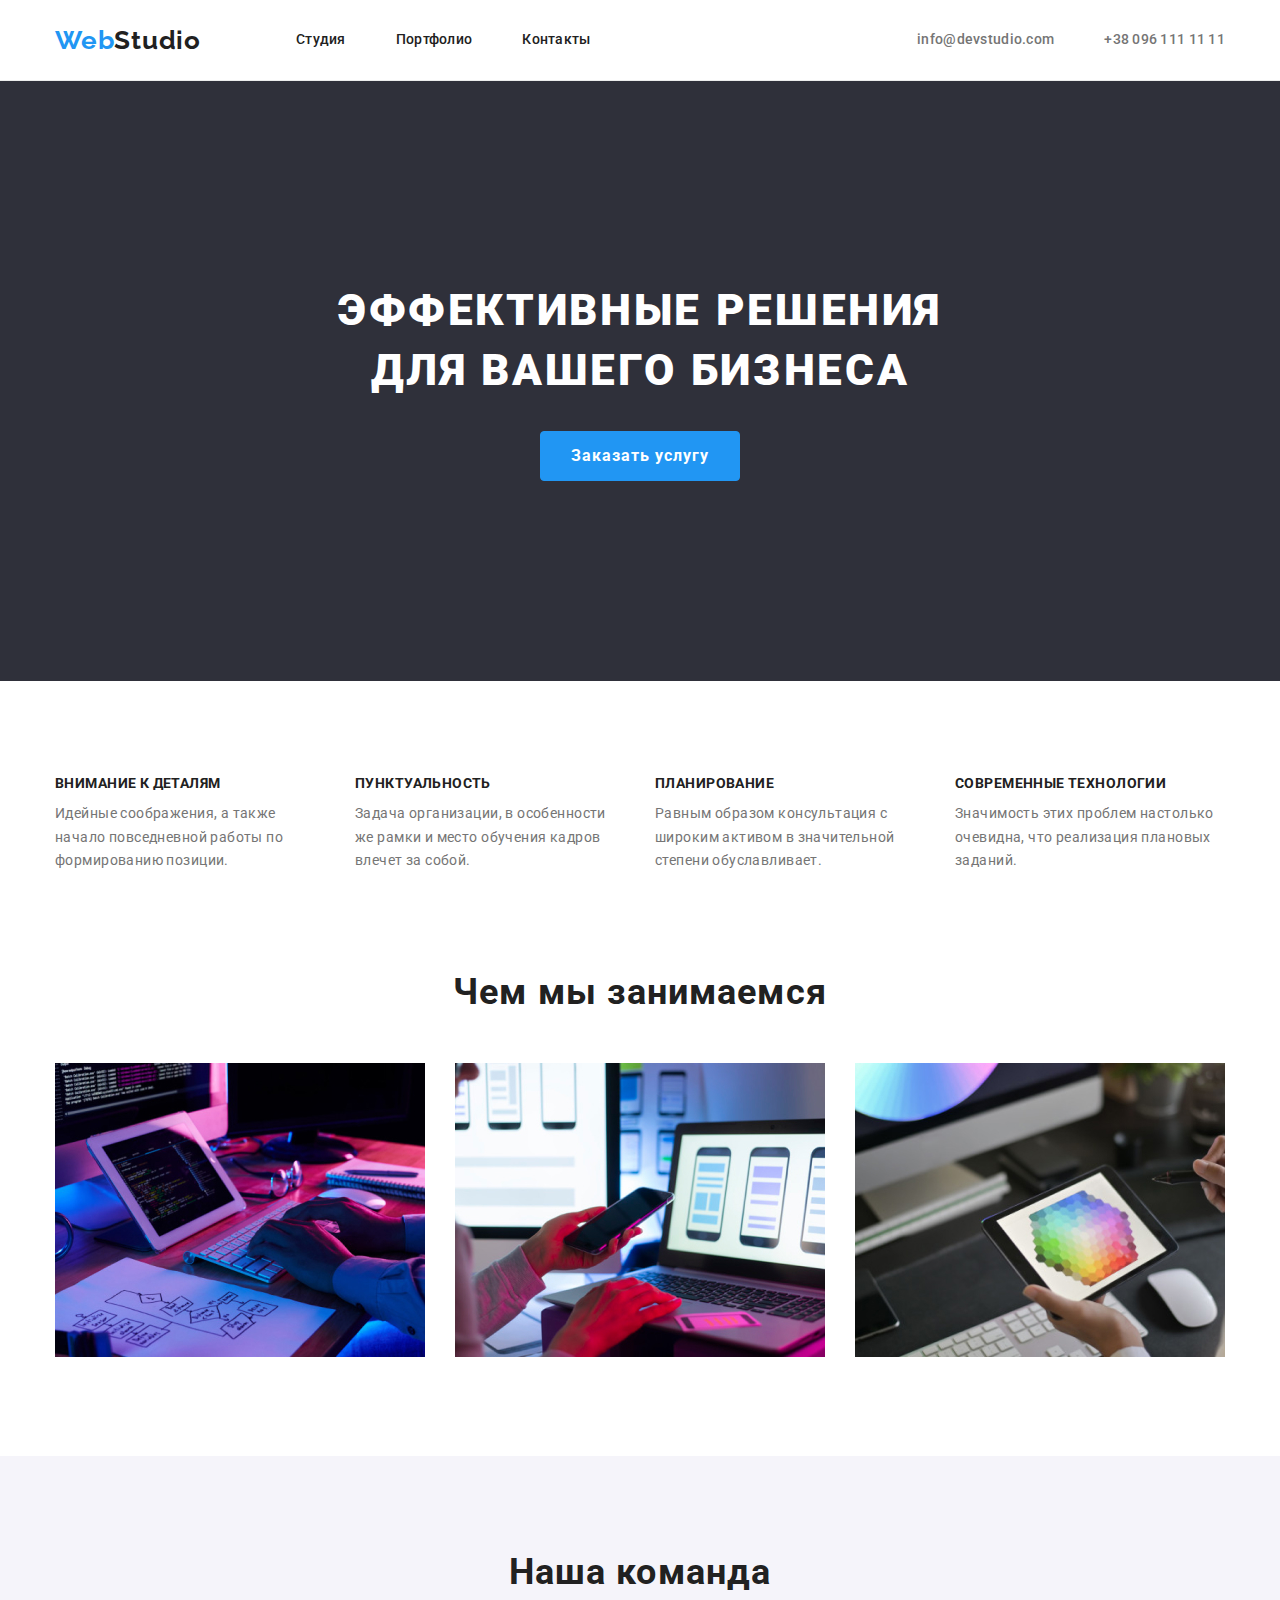
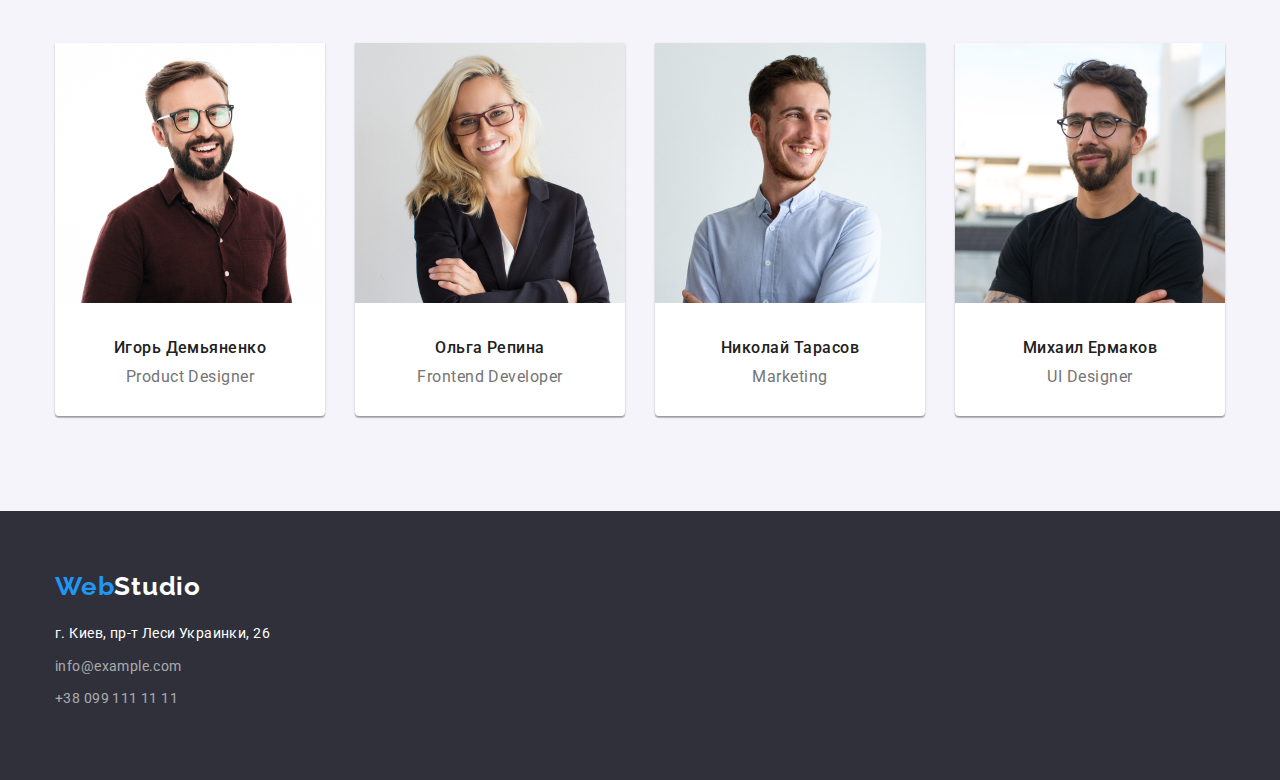
<file: index.html>
<!DOCTYPE html>
<html lang="ru">
  <head>
    <meta charset="UTF-8" />
    <meta http-equiv="X-UA-Compatible" content="IE=edge" />
    <meta name="viewport" content="width=device-width, initial-scale=1.0" />
    <title>Студия</title>
    
    <!-- Load GoogleFonts -->
    <link rel="preconnect" href="https://fonts.googleapis.com">
    <link rel="preconnect" href="https://fonts.gstatic.com" crossorigin>
    <link href="https://fonts.googleapis.com/css2?family=Raleway:wght@700&family=Roboto:wght@400;500;700;900&display=swap" rel="stylesheet">
    
    <link rel="stylesheet" href="https://cdnjs.cloudflare.com/ajax/libs/modern-normalize/1.1.0/modern-normalize.min.css">
    <link rel="stylesheet" href="./css/style.css">
  </head>
  <body>
    <!-- Секция меню навигации -->
    <header class="navig">
      <div class="header-container container">
        <nav class="heder-navigation">
          <a href="./index.html" class="logo link" lang="en"><span>Web</span>Studio</a>
          <ul class="list header-list">
            <li class="navig-item"><a href="./index.html" class="link navig-item">Студия</a></li>
            <li class="navig-item"><a href="./portfolio.html" class="link navig-item">Портфолио</a></li>
            <li class="navig-item"><a href="" class="link navig-item">Контакты</a></li>
          </ul>
        </nav>
        <!--Секция "Связаться"-->
        <div class="header-connect">
          <ul class="list header-list">
            <li class="navig-item"><a href="mailto:info@devstudio.com" rel="noopener noreferrer"  class="contacts link">info@devstudio.com</a></li>
            <li class="navig-item"><a href="tel:+380961111111" rel="noopener noreferrer"  class="contacts link">+38 096 111 11 11</a></li>
          </ul>
        </div>
      </div>
    </header>
    <main>
      <!-- Секция "Заказ услуги"-->
      <div class="bg-hero">
        <div class="container hero">
          <h1 class="title-hero">Эффективные решения<br />для вашего бизнеса</h1>
          <button type="button" class="button-hero">Заказать услугу</button>
        </div>
      </div>
      <!-- Секция "Ценности"-->
        <section class="values-box container">
          
            <ul class="list">
              <li>
                <h3 class="sect-values">Внимание к деталям</h3>
                <p class="values-text">
                  Идейные соображения, а также начало повседневной работы по
                  формированию позиции.
                </p>
              </li>
              <li>
                <h3 class="sect-values">Пунктуальность</h3>
                <p class="values-text">
                  Задача организации, в особенности же рамки и место обучения
                  кадров влечет за собой.
                </p>
              </li>
              <li>
                <h3 class="sect-values">Планирование</h3>
                <p class="values-text">
                  Равным образом консультация с широким активом в значительной
                  степени обуславливает.
                </p>
              </li>
              <li>
                <h3 class="sect-values">Современные технологии</h3>
                <p class="values-text">
                  Значимость этих проблем настолько очевидна, что реализация
                  плановых заданий.
                </p>
              </li>
            </ul>
          
        </section>
        <!-- Секция "Чем мы занимаемся"-->
        <section class="wedoing-section">
          <div class="container">
            <h2 class="title-sections">Чем мы занимаемся</h2>
            <ul class="wedoing-box list">
              <li>
                <img src="./img/ocup1.jpg" width="370" alt="Коддинг алгоритма" />
              </li>
              <li>
                <img src="./img/ocup2.jpg" width="370" alt="Дизайн мобильного приложения"/>
              </li>
              <li>
                <img src="./img/ocup3.jpg" width="370" alt="Палитра цветов" />
              </li>
            </ul>
          </div>
        </section>
      <!--Секция "Наша команда"-->
      <section class="bg-member">
        <div class="container">
          <h2 class="title-sections">Наша команда</h2>
          <ul class="list team-box">
            <li>
              <div>
                <img src="./img/member1.jpg" width="270" alt="Product Designer" />
                <div class="team-info-box"><h3 class="title-member">Игорь Демьяненко</h3>
                <p class="member-text" lang="en">Product Designer</p></div>
              </div>
            </li>
            <li>
              <div>
                <img
                  src="./img/member2.jpg" width="270" alt="Frontend Developer" />
                <div class="team-info-box"><h3 class="title-member">Ольга Репина</h3>
                <p class="member-text" lang="en">Frontend Developer</p></div>
              </div>
            </li>
            <li>
              <div>
                <img src="./img/member3.jpg" width="270" alt="Marketing" />
                <div class="team-info-box"><h3 class="title-member">Николай Тарасов</h3>
                <p class="member-text" lang="en">Marketing</p></div>
              </div>
            </li>
            <li>
              <div>
                <img src="./img/member4.jpg" width="270" alt="UI Designer" />
                <div class="team-info-box"><h3 class="title-member">Михаил Ермаков</h3>
                <p class="member-text" lang="en">UI Designer</p>
                </div>
              </div>
            </li>
          </ul>
      </div>
      </section>
    </main>
    <!--Контакты-->
    <footer class="bg-footer">
      <div class="container contact-box">
        <div class="logo-bottom"><a href="./index.html" class="logo link"><span>Web</span>Studio</a></div>
        <address>
            <div><a href="https://goo.gl/maps/bTtq3ChXj4JMNCNS8" rel="noopener noreferrer"
                target="_blank" class="location">г. Киев, пр-т Леси Украинки, 26</a></div>
            <div><a href="mailto:info@devstudio.com" rel="noopener noreferrer" class="link">info@example.com</a></div>
            <div><a href="tel:+380961111111" rel="noopener noreferrer" class="link">+38 099 111 11 11</a></div>
        </address>
      </div>
    </footer>
  </body>
</html>
</file>
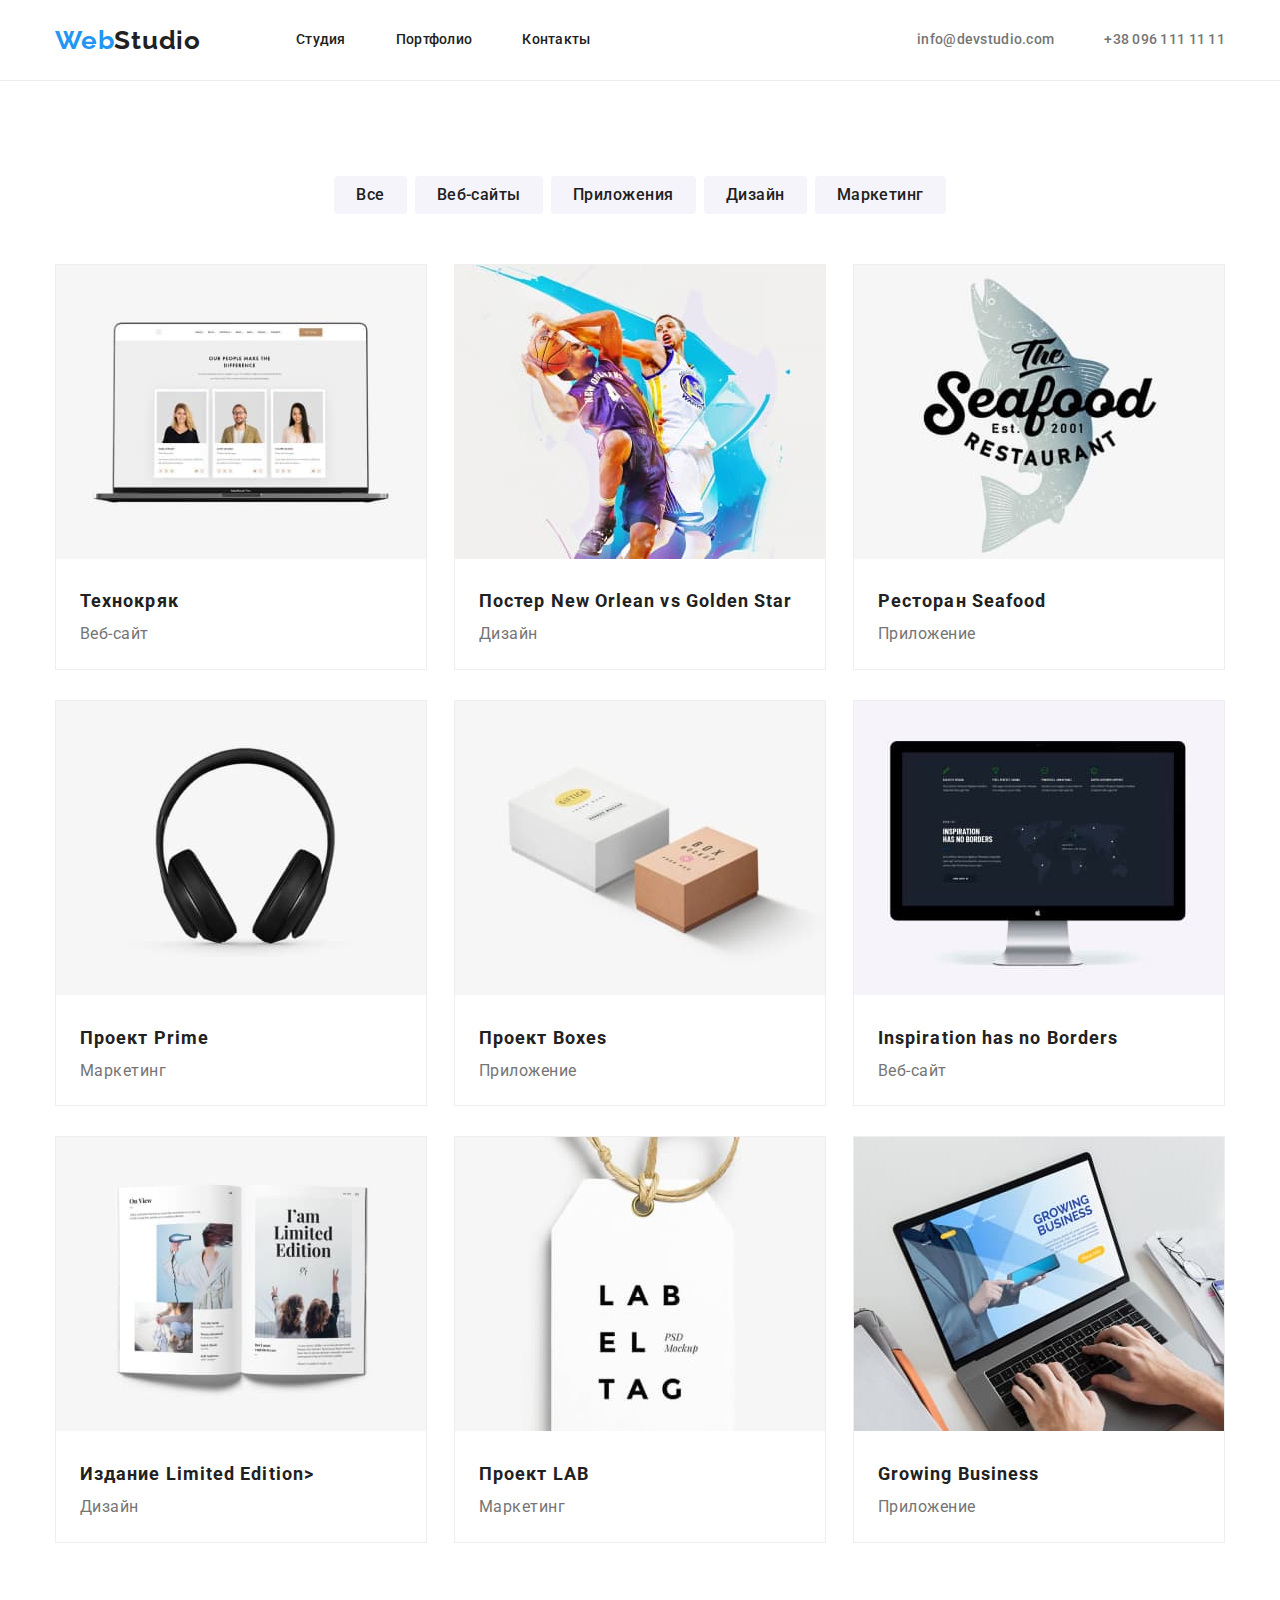
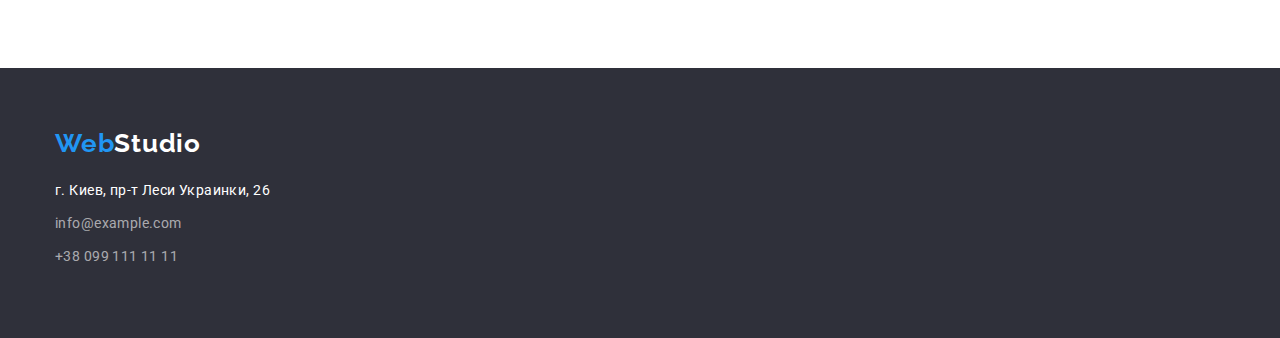
<file: portfolio.html>
<!DOCTYPE html>
<html lang="ru">
  <head>
    <meta charset="UTF-8" />
    <meta http-equiv="X-UA-Compatible" content="IE=edge" />
    <meta name="viewport" content="width=device-width, initial-scale=1.0" />
    <title>Портфолио</title>

    <!-- Load GoogleFonts -->
    <link rel="preconnect" href="https://fonts.googleapis.com" />
    <link rel="preconnect" href="https://fonts.gstatic.com" crossorigin />
    <link
      href="https://fonts.googleapis.com/css2?family=Raleway:wght@700&family=Roboto:wght@400;500;700;900&display=swap"
      rel="stylesheet"
    />
    <link
      rel="stylesheet"
      href="https://cdnjs.cloudflare.com/ajax/libs/modern-normalize/1.1.0/modern-normalize.min.css"
    />
    <link rel="stylesheet" href="./css/style.css" />
  </head>
  <body>
    <!-- Секция меню навигации -->
    <header class="navig">
      <div class="header-container container">
        <nav class="heder-navigation">
          <a href="./index.html" class="logo link" lang="en"><span>Web</span>Studio</a>
          <ul class="list header-list">
            <li class="navig-item"><a href="./index.html" class="link navig-item">Студия</a></li>
            <li class="navig-item"><a href="./portfolio.html" class="link navig-item">Портфолио</a></li>
            <li class="navig-item"><a href="" class="link navig-item">Контакты</a></li>
          </ul>
        </nav>
        <!--Секция "Связаться"-->
        <div class="header-connect">
          <ul class="list header-list">
            <li class="navig-item"><a href="mailto:info@devstudio.com" rel="noopener noreferrer"  class="contacts link">info@devstudio.com</a></li>
            <li class="navig-item"><a href="tel:+380961111111" rel="noopener noreferrer"  class="contacts link">+38 096 111 11 11</a></li>
          </ul>
        </div>
      </div>
    </header>
    <main>
      <!--Содержание страницы portfolio -->
      <section class="portfolio-section">
        <h1 class="title-hiden">Наши работы</h1>
        <!--Portfolio Filter-->
        <h2 class="title-hiden">Типы работ</h2>
        <div class="container filter-portfolio-box">
          <ul class="list">
            <li><button type="button" class="bt-portfolio">Все</button></li>
            <li>
              <button type="button" class="bt-portfolio">Веб-сайты</button>
            </li>
            <li>
              <button type="button" class="bt-portfolio">Приложения</button>
            </li>
            <li><button type="button" class="bt-portfolio">Дизайн</button></li>
            <li>
              <button type="button" class="bt-portfolio">Маркетинг</button>
            </li>
          </ul>
        </div>
        <div class="container">
          <!--Portfolio items-->
          <ul class="list portfolio-box">
            <li>
              <div class="potfolio-frame">
              <img src="./img/portfolio1.jpg" width="370" alt="Site Технокряк" />
              <div class="portfolio-text-box">
                <h3 class="title-portfolio">Технокряк</h3>
                <p class="text-portfolio">Веб-сайт</p>
                </div>
              </div>
            </li>
            <li>
              <div class="potfolio-frame">
                <img src="./img/portfolio2.jpg" width="370" alt="Site Технокряк" />
                <div class="portfolio-text-box">
                <h3 class="title-portfolio">Постер <span lang="en">New Orlean vs Golden Star</span></h3>
                <p class="text-portfolio">Дизайн</p>
                </div>
              </div>
            </li>
            <li>
              <div class="potfolio-frame">
                <img src="./img/portfolio3.jpg" width="370" alt="Site Технокряк" />
                <div class="portfolio-text-box">
                <h3 class="title-portfolio">Ресторан <span lang="en">Seafood</span></h3>
                <p class="text-portfolio">Приложение</p>
                </div>
              </div>
            </li>
            <li>
              <div class="potfolio-frame">
                <img
                  src="./img/portfolio4.jpg"
                  width="370"
                  alt="Site Технокряк"
                />
                <div class="portfolio-text-box">
                <h3 class="title-portfolio">
                  Проект <span lang="en">Prime</span>
                </h3>
                <p class="text-portfolio">Маркетинг</p>
                </div>
              </div>
            </li>
            <li>
              <div class="potfolio-frame">
                <img
                  src="./img/portfolio5.jpg"
                  width="370"
                  alt="Site Технокряк"
                />
                <div class="portfolio-text-box">
                <h3 class="title-portfolio">
                  Проект <span lang="en">Boxes</span>
                </h3>
                <p class="text-portfolio">Приложение</p>
                </div>
              </div>
            </li>
            <li>
              <div class="potfolio-frame">
                <img
                  src="./img/portfolio6.jpg"
                  width="370"
                  alt="Site Технокряк"
                />
                <div class="portfolio-text-box">
                <h3 class="title-portfolio" lang="en">
                  Inspiration has no Borders
                </h3>
                <p class="text-portfolio">Веб-сайт</p>
                </div>
              </div>
            </li>
            <li>
              <div class="potfolio-frame">
                <img
                  src="./img/portfolio7.jpg"
                  width="370"
                  alt="Site Технокряк"
                />
                <div class="portfolio-text-box">
                <h3 class="title-portfolio">
                  Издание <span lang="en">Limited Edition</span>>
                </h3>
                <p class="text-portfolio">Дизайн</p>
                </div>
              </div>
            </li>
            <li>
              <div class="potfolio-frame">
                <img
                  src="./img/portfolio8.jpg"
                  width="370"
                  alt="Site Технокряк"
                />
                <div class="portfolio-text-box">
                <h3 class="title-portfolio">
                  Проект <span lang="en">LAB</span>
                </h3>
                <p class="text-portfolio">Маркетинг</p>
                </div>
              </div>
            </li>
            <li>
              <div class="potfolio-frame">
                <img
                  src="./img/portfolio9.jpg"
                  width="370"
                  alt="Site Технокряк"
                />
                <div class="portfolio-text-box">
                <h3 class="title-portfolio" lang="en">Growing Business</h3>
                <p class="text-portfolio">Приложение</p>
                </div>
              </div>
            </li>
          </ul>
        </div>
      </section>
    </main>
    <!--Контакты-->
    <footer class="bg-footer">
      <div class="container contact-box">
        <div class="logo-bottom">
          <a href="./index.html" class="logo link"><span>Web</span>Studio</a>
        </div>
        <address>
            <div><a href="https://goo.gl/maps/bTtq3ChXj4JMNCNS8" rel="noopener noreferrer"
                target="_blank" class="location">г. Киев, пр-т Леси Украинки, 26</a></div>
            <div><a href="mailto:info@devstudio.com" rel="noopener noreferrer" class="link">info@example.com</a></div>
            <div><a href="tel:+380961111111" rel="noopener noreferrer" class="link">+38 099 111 11 11</a></div>
        </address>
      </div>
    </footer>
  </body>
</html>
</file>
<file: css/style.css>
/* ------- Переменные ------ */
:root {
  --title-color: #212121;
  --text-main: #757575;
  --text-footer: rgba(255, 255, 255, 0.6);
  --item-on: #2196f3;
  --item-off: #ffffff;
  --section-background: #e5e5e5;
  --section-bg: #2f303a;
  --bt-background: #f5f4fa;
  --head-line: #ececec;
  --portfolio-box: #eeeeee;
}

p,
h1,
h2,
h3,
h4,
h5,
h6 {
  margin: 0;
}

ul {
  margin: 0;
  padding: 0;
}

body {
  font-family: 'Roboto', sans-serif;
  color: var(--text-main);
  background-color: #ffffff;
}

section {
  margin: 0;
}

.container {
  width: 1200px;
  margin: 0 auto;
  padding-left: 15px;
  padding-right: 15px;
}

/* ------- Скрыть H1 ------- */
.title-hiden {
  display: none;
}
/* ------- Работа со ссылками ------- */
.link {
  text-decoration: none;
  color: var(--title-color);
}
.link:hover,
.link:focus {
  color: var(--item-on);
}

/* ------- Обнуление стиля списков ------- */
.list li {
  list-style: none;
}

/* ------- Отображение логотипа ------- */
.logo {
  font-family: Raleway;
  font-weight: 700;
  font-size: 26px;
  line-height: 1.19;
  letter-spacing: 0.03em;
  color: var(--title-color);
  margin-right: 95px;
}
.logo:hover {
  color: var(--title-color);
}
.logo span {
  color: var(--item-on);
}

/* ------- Меню навигации ------- */
.header-list {
  display: flex;
}
.heder-navigation {
  display: flex;
  align-items: center;
}
.header-container {
  display: flex;
  align-items: center;
  justify-content: space-between;
}

.navig {
  font-weight: 500;
  font-size: 14px;
  line-height: 1.14;
  letter-spacing: 0.02em;
  color: var(--title-color);
  border-bottom: 1px solid var(--head-line);
}

.navig-item {
  padding-top: 32px;
  padding-bottom: 32px;
}

.navig-item:not(:last-child) {
  margin-right: 50px;
}
.navig:hover {
  color: var(--item-on);
}
.contacts {
  color: var(--text-main);
}
.header-connect {
  margin-left: auto;
}

/* ------- Заказ услуг ------- */
.title-hero {
  font-weight: 900;
  font-size: 44px;
  line-height: 1.36;
  text-align: center;
  letter-spacing: 0.06em;
  text-transform: uppercase;
  color: var(--item-off);
  margin-bottom: 30px;
}
.bg-hero {
  background: var(--section-bg);
  padding-bottom: 200px;
  padding-top: 200px;
  text-align: center;
}
.button-hero {
  font-family: inherit;
  font-weight: 700;
  font-size: 16px;
  line-height: 1.87;
  text-align: center;
  letter-spacing: 0.06em;
  color: var(--item-off);
  background-color: var(--item-on);
  cursor: pointer;
  min-width: 200px;
  min-height: 50px;
  border: 1px solid var(--item-on);
  border-radius: 4px;
}
.hero {
  display: flexbox;
}

/* ------- Ценности ------- */
.sect-values {
  font-weight: 700;
  font-size: 14px;
  line-height: 1.14;
  letter-spacing: 0.03em;
  text-transform: uppercase;
  color: var(--title-color);
  margin-bottom: 10px;
}
.values-text {
  font-size: 14px;
  line-height: 1.71;
  letter-spacing: 0.03em;
}
.values-box {
  display: flex;
  justify-content: space-between;
  padding-top: 95px;
  padding-bottom: 95px;
}
.values-box .list {
  display: flex;
  justify-content: space-between;
}
.values-box li {
  width: 270px;
  height: 100px;
}
.values-box li:not(:last-child) {
  margin: 0 30px 0 0;
  
}

/* ------- Заголовки секций ------- */
.title-sections {
  font-weight: 700;
  font-size: 36px;
  line-height: 1.17;
  text-align: center;
  letter-spacing: 0.03em;
  color: var(--title-color);
  margin-bottom: 50px;
}

/* ------- Whay we doing -------- */
.wedoing-section {
  padding-bottom: 95px;
}
.wedoing-box {
  display: flex;
  justify-content: space-between;
}

/* ------- Члены команды ------- */
.title-member {
  font-weight: 500;
  font-size: 16px;
  line-height: 1.19;
  text-align: center;
  letter-spacing: 0.03em;
  color: var(--title-color);
}
.member-text {
  font-size: 16px;
  line-height: 1.19;
  text-align: center;
  letter-spacing: 0.03em;
}
.bg-member {
  background-color: var(--bt-background);
  padding: 95px 0 95px 0;
}

.team-box {
  display: flex;
}
.team-box li:not(:last-child) {
 margin-right: 30px;
}
.team-box li {
  background-color: var(--item-off);
  box-shadow: 0px 1px 3px rgba(0, 0, 0, 0.12), 0px 1px 1px rgba(0, 0, 0, 0.14),
    0px 2px 1px rgba(0, 0, 0, 0.2);
  border-radius: 0px 0px 4px 4px;
}
.team-info-box {
  padding-top: 30px;
  padding-bottom: 30px;
}

/* .team-box img, p {
  margin-bottom: 30px;
} */
.team-box h3 {
  margin-bottom: 10px;
}

/* ------- Портфолио меню ------- */
.filter-portfolio-box {
  display: flex;
  justify-content: center;
  margin-bottom: 50px;
}
.filter-portfolio-box ul {
  display: flex;
}
.filter-portfolio-box li:not(:last-child) {
  margin-right: 8px;
}

/* ------- Портфолио ------- */
.portfolio-section {
  padding-top: 95px;
  padding-bottom: 95px;
}

.portfolio-box {
  display: flex;
  flex-wrap: wrap;
}

.portfolio-box li:nth-child(3n) {
  margin-right: 0px;
}

.portfolio-box li {
  /* border: 1px solid var(--portfolio-box); */
  margin: 0 27px 30px 0;
  
  
}
.portfolio-box ul {
  margin: 0 -30px -30px 0;
  border: -1px;
  /* border: -1px solid transparent; */
}

.potfolio-frame {
  border: 1px solid var(--portfolio-box);
}

.portfolio-box .portfolio-text-box {
  padding: 20px 24px;
}

.title-portfolio {
  font-weight: 700;
  font-size: 18px;
  line-height: 2;
  letter-spacing: 0.06em;
  color: var(--title-color);
}

.text-portfolio {
  font-size: 16px;
  line-height: 1.87;
  letter-spacing: 0.03em;
}
.bt-portfolio {
  font-family: inherit;
  font-weight: 500;
  font-size: 16px;
  line-height: 1.62;
  text-align: center;
  letter-spacing: 0.03em;
  cursor: pointer;
  color: var(--title-color);
  background-color: var(--bt-background);
  border-width: 0;
  padding: 6px 22px 6px 22px;
  border-radius: 4px;
}
.bt-portfolio:hover {
  color: var(--item-off);
  background-color: var(--item-on);
  box-shadow: 0px 3px 1px rgba(0, 0, 0, 0.1), 0px 1px 2px rgba(0, 0, 0, 0.08),
    0px 2px 2px rgba(0, 0, 0, 0.12);
  border-radius: 4px;
}

/* ------- Оформление футера ------- */
footer .logo,
footer .logo:hover {
  color: var(--item-off);
}
.logo-bottom {
  margin-bottom: 20px;
}

.bg-footer {
  background: var(--section-bg);
  padding: 60px 0 60px 0;
}
.contact-box {
  /* display: flex; */
}

.location {
  font-size: 14px;
  line-height: 1.71;
  letter-spacing: 0.03em;
  color: var(--item-off);
  text-decoration: none;
  font-style: normal;
}
address .link,
address .link:hover {
  font-size: 14px;
  line-height: 1.71;
  letter-spacing: 0.03em;
  font-style: normal;
  color: var(--text-footer);
  }
address div {
  margin-bottom: 9px;
}
</file>
